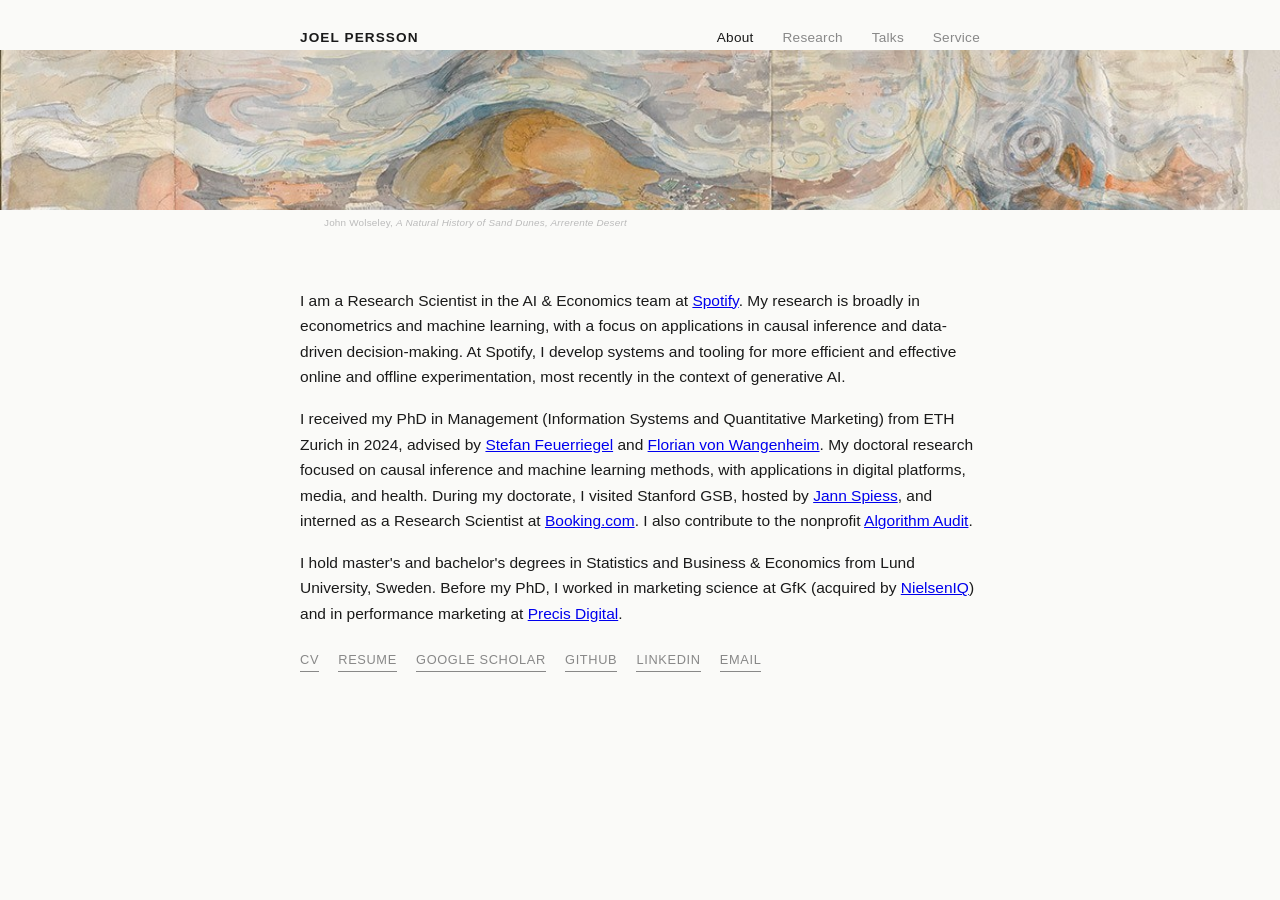
<file: index.html>
<!DOCTYPE html>
<html lang="en">
<head>
  <meta charset="UTF-8">
  <meta name="viewport" content="width=device-width, initial-scale=1.0">
  <meta name="description" content="Joel Persson — Research Scientist, AI & Economics, Spotify. joel-persson.com">
  <title>Joel Persson</title>
  <link rel="stylesheet" href="style.css">
</head>
<body>
<nav>
  <a class="name" href="index.html">Joel Persson</a>
  <ul>
    <li><a href="index.html" class="active">About</a></li>
    <li><a href="research.html">Research</a></li>
    <li><a href="talks.html">Talks</a></li>
    <li><a href="service.html">Service</a></li>
  </ul>
</nav>
<div class="banner">
  <img src="assets/banner.jpg" alt="A Natural History of Sand Dunes, Arrerente Desert — John Wolseley">
  <p class="banner-credit"><a href="https://www.johnwolseley.net/" target="_blank">John Wolseley</a>, <em>A Natural History of Sand Dunes, Arrerente Desert</em></p>
</div>
<main>
  <div class="bio">
    <p>I am a Research Scientist in the AI &amp; Economics team at <a href="https://research.atspotify.com/" target="_blank">Spotify</a>. My research is broadly in econometrics and machine learning, with a focus on applications in causal inference and data-driven decision-making. At Spotify, I develop systems and tooling for more efficient and effective online and offline experimentation, most recently in the context of generative AI. </p>
    <p>I received my PhD in Management (Information Systems and Quantitative Marketing) from ETH Zurich in 2024, advised by <a href="https://www.som.lmu.de/ai/en/institute/contact-page/stefan-feuerriegel-840c1071.html" target="_blank">Stefan Feuerriegel</a> and <a href="https://techmarketing.ethz.ch/team/group-head1/wangenheim.html" target="_blank">Florian von Wangenheim</a>. My doctoral research focused on causal inference and machine learning methods, with applications in digital platforms, media, and health. During my doctorate, I visited Stanford GSB, hosted by <a href="https://gsb-faculty.stanford.edu/jann-spiess/" target="_blank">Jann Spiess</a>, and interned as a Research Scientist at <a href="https://booking.ai/" target="_blank">Booking.com</a>. I also contribute to the nonprofit <a href="https://algorithmaudit.eu/" target="_blank">Algorithm Audit</a>.</p>
    <p>I hold master's and bachelor's degrees in Statistics and Business &amp; Economics from Lund University, Sweden. Before my PhD, I worked in marketing science at GfK (acquired by <a href="https://nielseniq.com/global/en/solutions/marketing-mix-modeling/" target="_blank">NielsenIQ</a>) and in performance marketing at <a href="https://www.precis.com" target="_blank">Precis Digital</a>.</p>    
  <div class="links">
      <a href="https://www.dropbox.com/scl/fi/jiswk25ye6fi95ywrh9qr/JP-full-CV.pdf?rlkey=budltqhcncz9rb9e4zv8j6j7p&st=817x9qua&dl=0" target="_blank">CV</a>
      <a href="https://www.dropbox.com/scl/fi/j51n5kyzzujkvltchb2ja/JP-resume.pdf?rlkey=5gv24vnjhgdpyar7adlqvdxx8&st=1zwry7hw&dl=0" target="_blank">Resume</a>
      <a href="https://scholar.google.com/citations?user=gzxWVgoAAAAJ&hl=en" target="_blank">Google Scholar</a>
      <a href="https://github.com/jopersson" target="_blank">GitHub</a>
      <a href="https://www.linkedin.com/in/joelpersson/" target="_blank">LinkedIn</a>
      <a href="mailto:joelpersson@spotify.com">Email</a>
    </div>
  </div>
</main>
</body>
</html>
</file>
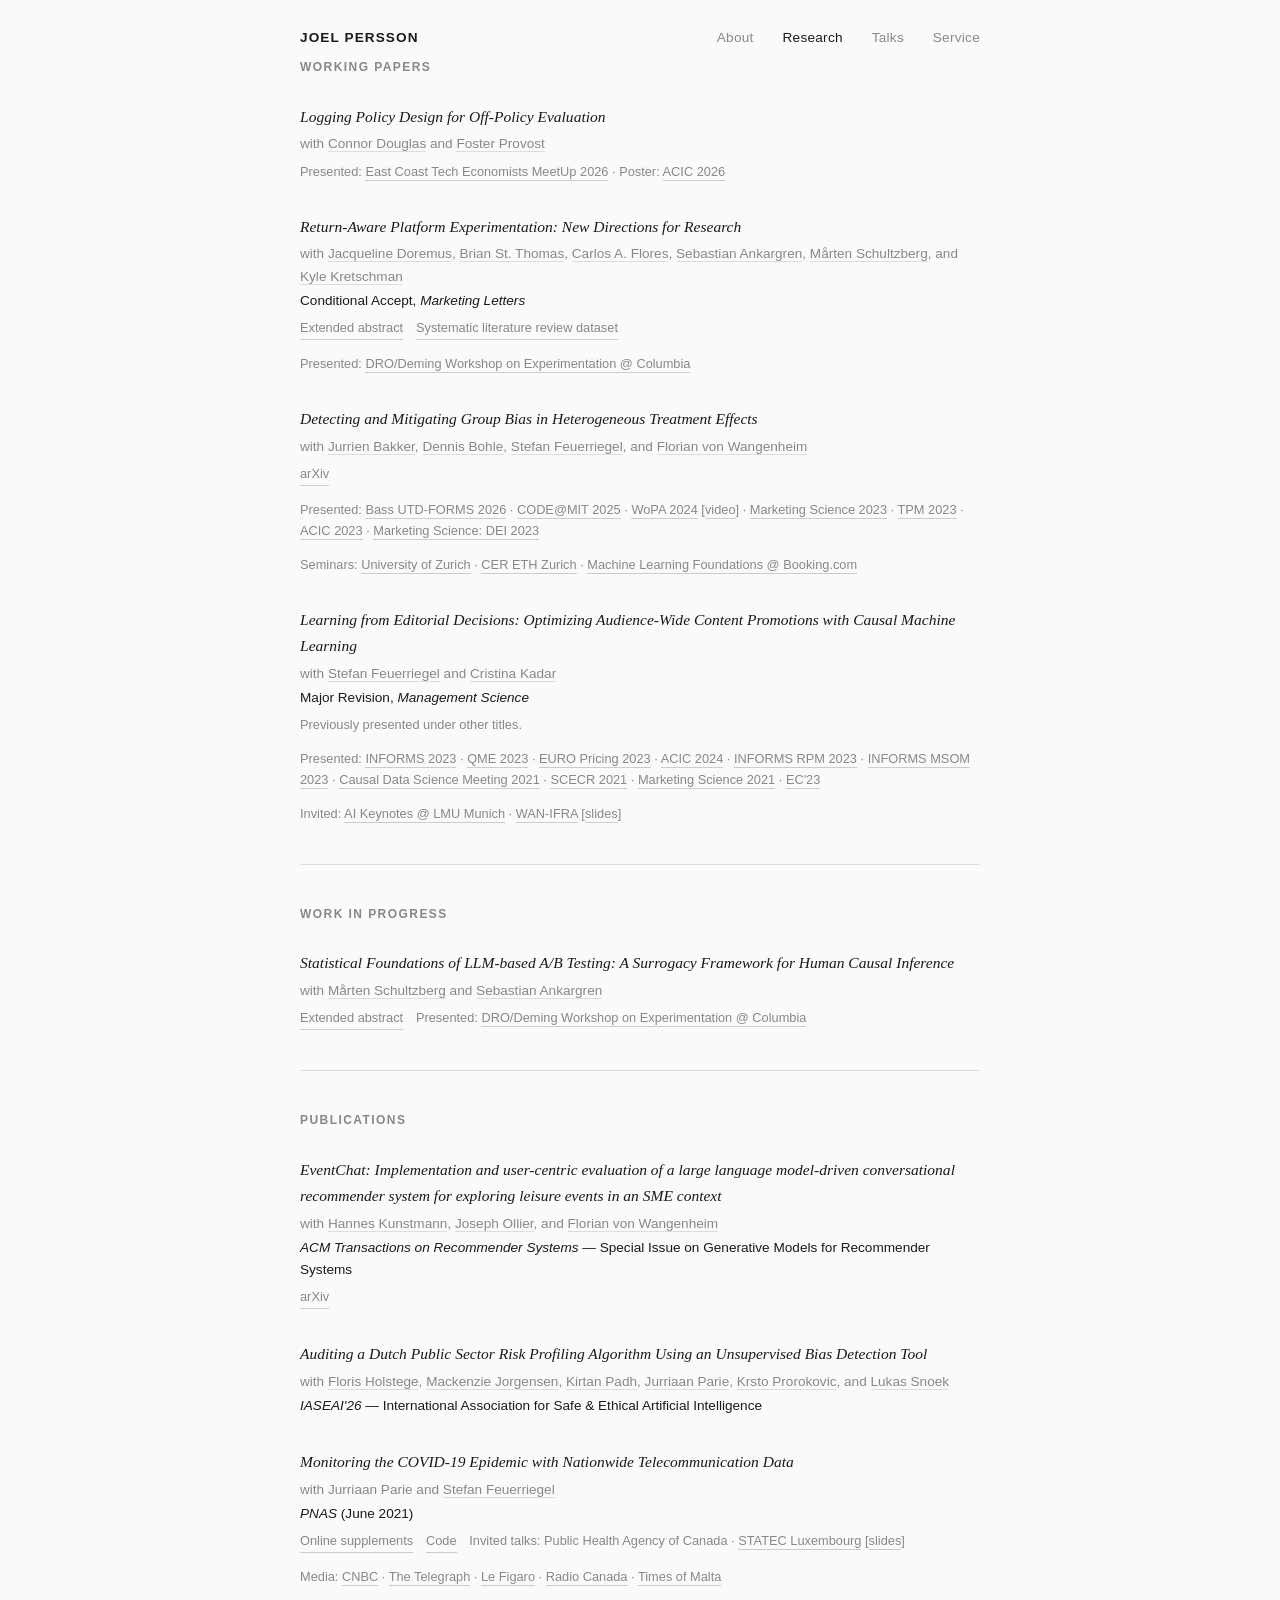
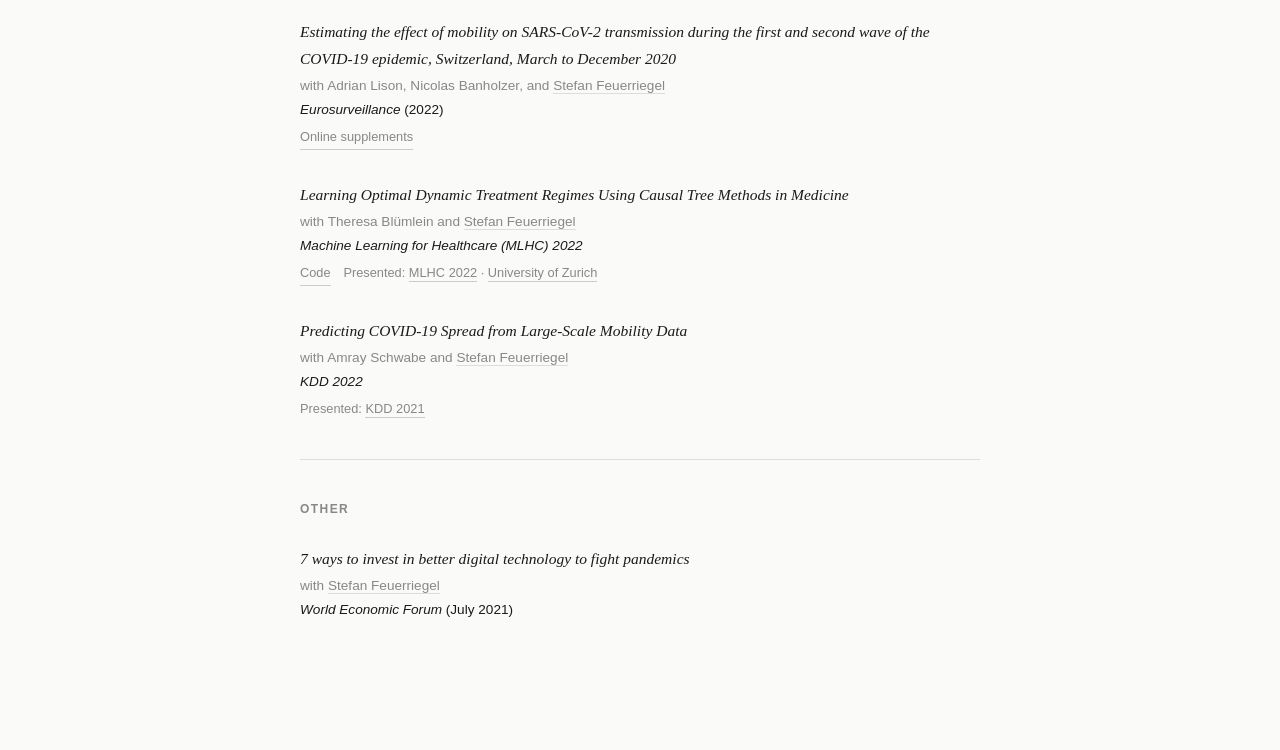
<file: research.html>
<!DOCTYPE html>
<html lang="en">
<head>
  <meta charset="UTF-8">
  <meta name="viewport" content="width=device-width, initial-scale=1.0">
  <title>Research — Joel Persson</title>
  <link rel="stylesheet" href="style.css">
</head>
<body>

<nav>
  <a class="name" href="index.html">Joel Persson</a>
  <ul>
    <li><a href="index.html">About</a></li>
    <li><a href="research.html" class="active">Research</a></li>
    <li><a href="talks.html">Talks</a></li>
    <li><a href="service.html">Service</a></li>

  </ul>
</nav>

<main>

  <h2>Working Papers</h2>

  <div class="paper">
    <a class="title" href="https://arxiv.org/abs/2605.15108" target="_blank">Logging Policy Design for Off-Policy Evaluation</a>
    <div class="authors">with <a href="https://connordouglas10.github.io/" target="_blank">Connor Douglas</a> and <a href="https://fosterprovost.com/" target="_blank">Foster Provost</a></div>
    <div class="extras">
      <span>Presented: <a href="https://www.nabe.com/NABE/NABE/Events/Event_Display.aspx?EventKey=TECHMTUP26" target="_blank">East Coast Tech Economists MeetUp 2026</a> · Poster: <a href="https://sci-info.org/2026-meeting-2/" target="_blank">ACIC 2026</a></span>
    </div>
  </div>

  <div class="paper">
    <a class="title" href="https://www.dropbox.com/scl/fi/s49pgr3kvfohefp9xlsh1/Return-Aware-Platform-Experimentation.pdf?rlkey=mta042f0oows8dwx28q25wtnv&st=tvkb7kpg&dl=0" target="_blank">Return-Aware Platform Experimentation: New Directions for Research</a>
    <div class="authors">with <a href="https://sites.google.com/site/jdoremus/Home" target="_blank">Jacqueline Doremus</a>, <a href="https://scholar.google.com/citations?user=8rEE0lEAAAAJ&hl=en" target="_blank">Brian St. Thomas</a>, <a href="https://sites.google.com/view/carlosaflores" target="_blank">Carlos A. Flores</a>, <a href="https://ankargren.github.io/" target="_blank">Sebastian Ankargren</a>, <a href="https://scholar.google.com/citations?user=NpRKpzQAAAAJ&hl=en" target="_blank">Mårten Schultzberg</a>, and <a href="https://www.linkedin.com/in/kyle-kretschman/" target="_blank">Kyle Kretschman</a></div>
    <div class="venue">Conditional Accept, <em>Marketing Letters</em></div>
    <div class="extras">
      <a href="https://www.dropbox.com/scl/fi/s49pgr3kvfohefp9xlsh1/Return-Aware-Platform-Experimentation.pdf?rlkey=mta042f0oows8dwx28q25wtnv&st=tvkb7kpg&dl=0" target="_blank">Extended abstract</a>
      <a href="https://github.com/jopersson/online-experimentation-literature-review/" target="_blank">Systematic literature review dataset</a>
      <span>Presented: <a href="https://groups.gsb.columbia.edu/dro/rsvp_boot?id=131062" target="_blank">DRO/Deming Workshop on Experimentation @ Columbia</a></span>
    </div>
  </div>

  <div class="paper">
    <a class="title" href="https://www.dropbox.com/scl/fi/y74fbn1xlcvwbraoq67zl/Detecting_and_Mitigating_Group_Bias_in_HTEs.pdf?rlkey=ezo85yphj1axoqsrklctow234&st=76bqdj83&dl=0" target="_blank">Detecting and Mitigating Group Bias in Heterogeneous Treatment Effects</a>
    <div class="authors">with <a href="https://www.linkedin.com/in/jurrien-bakker/" target="_blank">Jurrien Bakker</a>, <a href="https://www.linkedin.com/in/dennis-bohle-0a0774a5/" target="_blank">Dennis Bohle</a>, <a href="https://www.som.lmu.de/ai/en/institute/contact-page/stefan-feuerriegel-840c1071.html" target="_blank">Stefan Feuerriegel</a>, and <a href="https://techmarketing.ethz.ch/team/group-head1/wangenheim.html" target="_blank">Florian von Wangenheim</a></div>
    <div class="extras">
      <a href="https://arxiv.org/abs/2602.20383" target="_blank">arXiv</a>
      <span>Presented: <a href="https://jindal.utdallas.edu/20th-annual-bass-forms-conference/" target="_blank">Bass UTD-FORMS 2026</a> · <a href="https://ide.mit.edu/events/2025-conference-on-digital-experimentation-mit-codemit/" target="_blank">CODE@MIT 2025</a> · <a href="https://platformanalytics.org/" target="_blank">WoPA 2024</a> [<a href="https://www.youtube.com/watch?v=HTrzBQgIOCM" target="_blank">video</a>] · <a href="https://www.herbert.miami.edu/faculty-research/business-conferences/isms-marketing-science/" target="_blank">Marketing Science 2023</a> · <a href="https://theorypractice.org/submissions2023/" target="_blank">TPM 2023</a> · <a href="https://sci-info.org/annual-meeting/" target="_blank">ACIC 2023</a> · <a href="https://www.smu.edu/cox/DEI-Confer" target="_blank">Marketing Science: DEI 2023</a></span>
      <span>Seminars: <a href="https://www.business.uzh.ch/de/research/professorships/market-research/education/Curriculum/PhD-Seminars/phdmarketingresearch.html" target="_blank">University of Zurich</a> · <a href="https://cer.ethz.ch/research/CER_ILS.html" target="_blank">CER ETH Zurich</a> · <a href="https://booking.ai/" target="_blank">Machine Learning Foundations @ Booking.com</a></span>
    </div>
  </div>

  <div class="paper">
    <a class="title" href="https://papers.ssrn.com/sol3/papers.cfm?abstract_id=5476287" target="_blank">Learning from Editorial Decisions: Optimizing Audience-Wide Content Promotions with Causal Machine Learning</a>
    <div class="authors">with <a href="https://www.som.lmu.de/ai/en/institute/contact-page/stefan-feuerriegel-840c1071.html" target="_blank">Stefan Feuerriegel</a> and <a href="https://www.linkedin.com/in/cristina-k-46115117/" target="_blank">Cristina Kadar</a></div>
    <div class="venue">Major Revision, <em>Management Science</em></div>
    <div class="extras">
      <span>Previously presented under other titles.</span>
      <span>Presented: <a href="https://meetings.informs.org/wordpress/phoenix2023/" target="_blank">INFORMS 2023</a> · <a href="https://www.chicagobooth.edu/research/kilts/events/quantitative-marketing-and-economics-conference/qme-conference" target="_blank">QME 2023</a> · <a href="https://www.euro-prm.uzh.ch/en/EURO-2023.html" target="_blank">EURO Pricing 2023</a> · <a href="https://sci-info.org/wp-content/uploads/2024/05/2024-SCI-Abstract-Book.pdf" target="_blank">ACIC 2024</a> · <a href="https://www.imperial.ac.uk/business-school/events/informs-revenue-management-and-pricing-section-conference-2023/" target="_blank">INFORMS RPM 2023</a> · <a href="https://www.mcgill.ca/msom2023/" target="_blank">INFORMS MSOM 2023</a> · <a href="https://www.causalscience.org/" target="_blank">Causal Data Science Meeting 2021</a> · <a href="https://web.archive.org/web/20210507002747/http://www.scecr.org/about/" target="_blank">SCECR 2021</a> · <a href="https://www.informs.org/Meetings-Conferences/INFORMS-Conference-Calendar/2021-INFORMS-Marketing-Science-Virtual-Conference" target="_blank">Marketing Science 2021</a> · <a href="https://ec23.sigecom.org/" target="_blank">EC'23</a></span>
      <span>Invited: <a href="https://www.ai.bwl.uni-muenchen.de/keynotes/keynotes_winter_2021_2022/index.html" target="_blank">AI Keynotes @ LMU Munich</a> · <a href="https://wan-ifra.org/events/using-causal-ml-to-select-articles-for-promotion-on-the-homepage-and-optimise-article-performance/" target="_blank">WAN-IFRA</a> [<a href="https://wan-ifra.org/events/using-causal-ml-to-select-articles-for-promotion-on-the-homepage-and-optimise-article-performance/?pagetype=media" target="_blank">slides</a>]</span>
    </div>
  </div>

  <hr>

  <h2>Work in Progress</h2>

  <div class="paper">
    <span class="title">Statistical Foundations of LLM-based A/B Testing: A Surrogacy Framework for Human Causal Inference</span>
    <div class="authors">with <a href="https://scholar.google.com/citations?user=NpRKpzQAAAAJ&hl=en" target="_blank">Mårten Schultzberg</a> and <a href="https://ankargren.github.io/" target="_blank">Sebastian Ankargren</a></div>
    <div class="extras">
      <a href="https://www.dropbox.com/scl/fi/3oatoj7vcxcdkc57dmgvr/Statistical-Foundations-of-LLM-based-AB-Testing.pdf?rlkey=nnx32edg0jvct63rjirtn2cw3&st=qot5w0h3&dl=0" target="_blank">Extended abstract</a>
      <span>Presented: <a href="https://groups.gsb.columbia.edu/dro/rsvp_boot?id=131062" target="_blank">DRO/Deming Workshop on Experimentation @ Columbia</a></span>
    </div>
  </div>

  <hr>

  <h2>Publications</h2>

  <div class="paper">
    <a class="title" href="https://dl.acm.org/doi/10.1145/3803546" target="_blank">EventChat: Implementation and user-centric evaluation of a large language model-driven conversational recommender system for exploring leisure events in an SME context</a>
    <div class="authors">with <a href="https://www.linkedin.com/in/hannes-kunstmann-679377197/?originalSubdomain=ch" target="_blank">Hannes Kunstmann</a>, <a href="https://scholar.google.com/citations?user=jek34XoAAAAJ&hl=en" target="_blank">Joseph Ollier</a>, and <a href="https://techmarketing.ethz.ch/team/group-head1/wangenheim.html" target="_blank">Florian von Wangenheim</a></div>
    <div class="venue"><em>ACM Transactions on Recommender Systems</em> — Special Issue on Generative Models for Recommender Systems</div>
    <div class="extras">
      <a href="https://arxiv.org/abs/2407.04472" target="_blank">arXiv</a>
    </div>
  </div>

  <div class="paper">
    <a class="title" href="https://arxiv.org/abs/2502.01713" target="_blank">Auditing a Dutch Public Sector Risk Profiling Algorithm Using an Unsupervised Bias Detection Tool</a>
    <div class="authors">with <a href="https://scholar.google.com/citations?user=XPNAT4MAAAAJ&hl=en" target="_blank">Floris Holstege</a>, <a href="https://mjorgen1.github.io/" target="_blank">Mackenzie Jorgensen</a>, <a href="https://kirtan.netlify.app/" target="_blank">Kirtan Padh</a>, <a href="https://jfparie.github.io/" target="_blank">Jurriaan Parie</a>, <a href="https://github.com/krstopro" target="_blank">Krsto Prorokovic</a>, and <a href="https://lukas-snoek.com/" target="_blank">Lukas Snoek</a></div>
    <div class="venue"><em>IASEAI'26</em> — International Association for Safe &amp; Ethical Artificial Intelligence</div>
  </div>

  <div class="paper">
    <a class="title" href="https://www.pnas.org/doi/10.1073/pnas.2100664118" target="_blank">Monitoring the COVID-19 Epidemic with Nationwide Telecommunication Data</a>
    <div class="authors">with Jurriaan Parie and <a href="https://www.som.lmu.de/ai/en/institute/contact-page/stefan-feuerriegel-840c1071.html" target="_blank">Stefan Feuerriegel</a></div>
    <div class="venue"><em>PNAS</em> (June 2021)</div>
    <div class="extras">
      <a href="https://www.dropbox.com/s/pkyuphzyviiiq5u/pnas.2100664118.sapp%20%281%29.pdf?dl=0" target="_blank">Online supplements</a>
      <a href="https://github.com/jopersson/covid19-mobility" target="_blank">Code</a>
      <span>Invited talks: Public Health Agency of Canada · <a href="https://statistiques.public.lu/en/statistique-publique/statec.html" target="_blank">STATEC Luxembourg</a> [<a href="https://www.dropbox.com/scl/fi/0edoq8lhmoobzuzh7zh5t/STATEC_26-01-2021.pdf?rlkey=zdn18c0jl5e31osmjfictn7g7&dl=0" target="_blank">slides</a>]</span>
      <span>Media: <a href="https://www.cnbc.com/2021/01/13/coronavirus-children-and-schools-a-guide-on-what-we-know-so-far.html" target="_blank">CNBC</a> · <a href="https://www.telegraph.co.uk/global-health/science-and-disease/coronavirus-news-uk-cases-deaths-nhs-hospitals-lockdown-vaccine/" target="_blank">The Telegraph</a> · <a href="https://www.lefigaro.fr/flash-actu/une-etude-suisse-demontre-l-efficacite-de-la-fermeture-des-ecoles-pour-lutter-contre-le-covid-19-20210110" target="_blank">Le Figaro</a> · <a href="https://ici.radio-canada.ca/nouvelle/1762097/fermeture-ecoles-suisse-etude-covid-19" target="_blank">Radio Canada</a> · <a href="https://timesofmalta.com/articles/view/swiss-school-closures-cut-covid-19-spread-study.844032" target="_blank">Times of Malta</a></span>
    </div>
  </div>

  <div class="paper">
    <a class="title" href="https://www.eurosurveillance.org/content/10.2807/1560-7917.ES.2022.27.10.2100374" target="_blank">Estimating the effect of mobility on SARS-CoV-2 transmission during the first and second wave of the COVID-19 epidemic, Switzerland, March to December 2020</a>
    <div class="authors">with Adrian Lison, Nicolas Banholzer, and <a href="https://www.som.lmu.de/ai/en/institute/contact-page/stefan-feuerriegel-840c1071.html" target="_blank">Stefan Feuerriegel</a></div>
    <div class="venue"><em>Eurosurveillance</em> (2022)</div>
    <div class="extras">
      <a href="https://www.dropbox.com/s/5ppfmgzz49d9ost/21-00374_LISON_supplement.pdf?dl=0" target="_blank">Online supplements</a>
    </div>
  </div>

  <div class="paper">
    <a class="title" href="https://static1.squarespace.com/static/59d5ac1780bd5ef9c396eda6/t/62e975b7f5aea328e3e0aa09/1659467192866/34+DTR_MLHC_2022_camera-ready.pdf" target="_blank">Learning Optimal Dynamic Treatment Regimes Using Causal Tree Methods in Medicine</a>
    <div class="authors">with Theresa Blümlein and <a href="https://www.som.lmu.de/ai/en/institute/contact-page/stefan-feuerriegel-840c1071.html" target="_blank">Stefan Feuerriegel</a></div>
    <div class="venue"><em>Machine Learning for Healthcare (MLHC) 2022</em></div>
    <div class="extras">
      <a href="https://github.com/jopersson/CausalTreeDTR" target="_blank">Code</a>
      <span>Presented: <a href="https://www.mlforhc.org/2022-conference" target="_blank">MLHC 2022</a> · <a href="https://krauthammerlab.ch/" target="_blank">University of Zurich</a></span>
    </div>
  </div>

  <div class="paper">
    <a class="title" href="https://arxiv.org/pdf/2106.00356.pdf" target="_blank">Predicting COVID-19 Spread from Large-Scale Mobility Data</a>
    <div class="authors">with Amray Schwabe and <a href="https://www.som.lmu.de/ai/en/institute/contact-page/stefan-feuerriegel-840c1071.html" target="_blank">Stefan Feuerriegel</a></div>
    <div class="venue"><em>KDD 2022</em></div>
    <div class="extras">
      <span>Presented: <a href="https://dl.acm.org/doi/abs/10.1145/3447548.3467157" target="_blank">KDD 2021</a></span>
    </div>
  </div>

  <hr>

  <h2>Other</h2>

  <div class="paper">
    <a class="title" href="https://www.weforum.org/agenda/2021/07/covid-19-digital-technology-next-pandemic/" target="_blank">7 ways to invest in better digital technology to fight pandemics</a>
    <div class="authors">with <a href="https://www.som.lmu.de/ai/en/institute/contact-page/stefan-feuerriegel-840c1071.html" target="_blank">Stefan Feuerriegel</a></div>
    <div class="venue"><em>World Economic Forum</em> (July 2021)</div>
  </div>

</main>

</body>
</html>
</file>
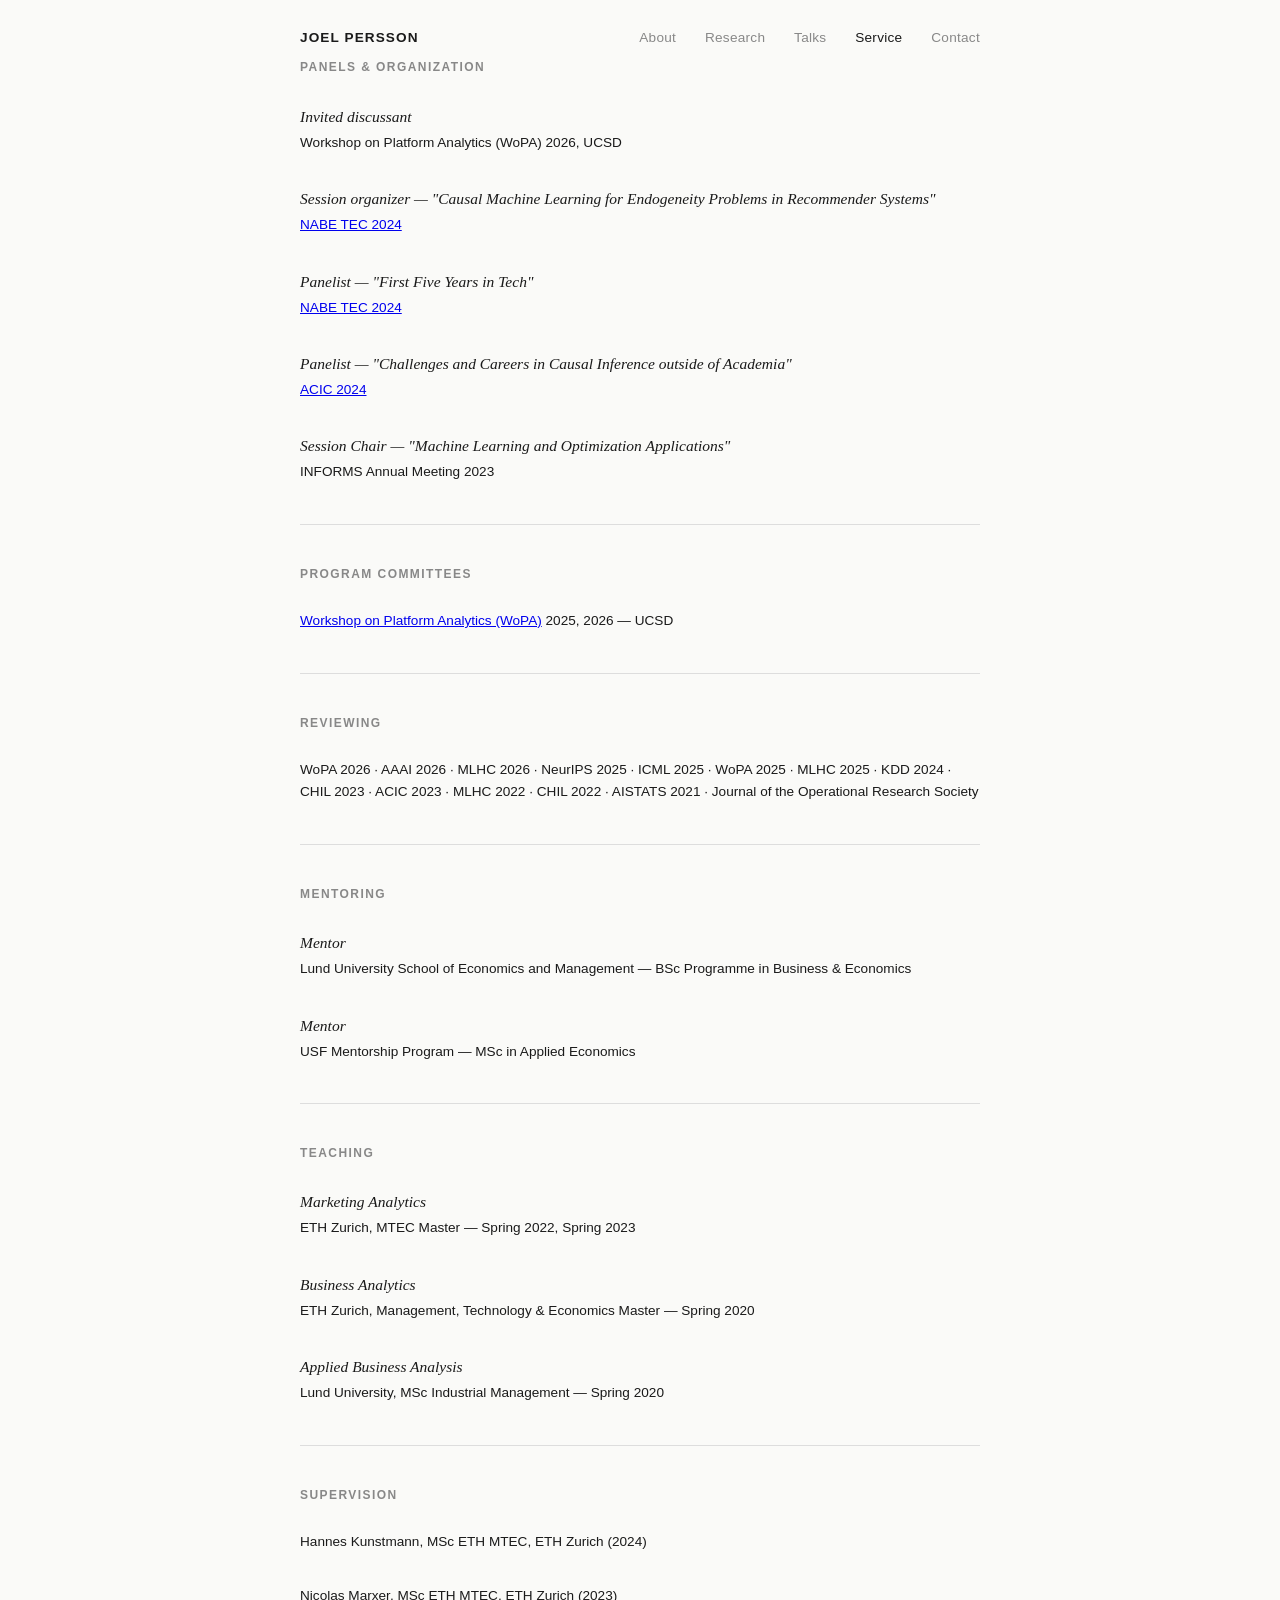
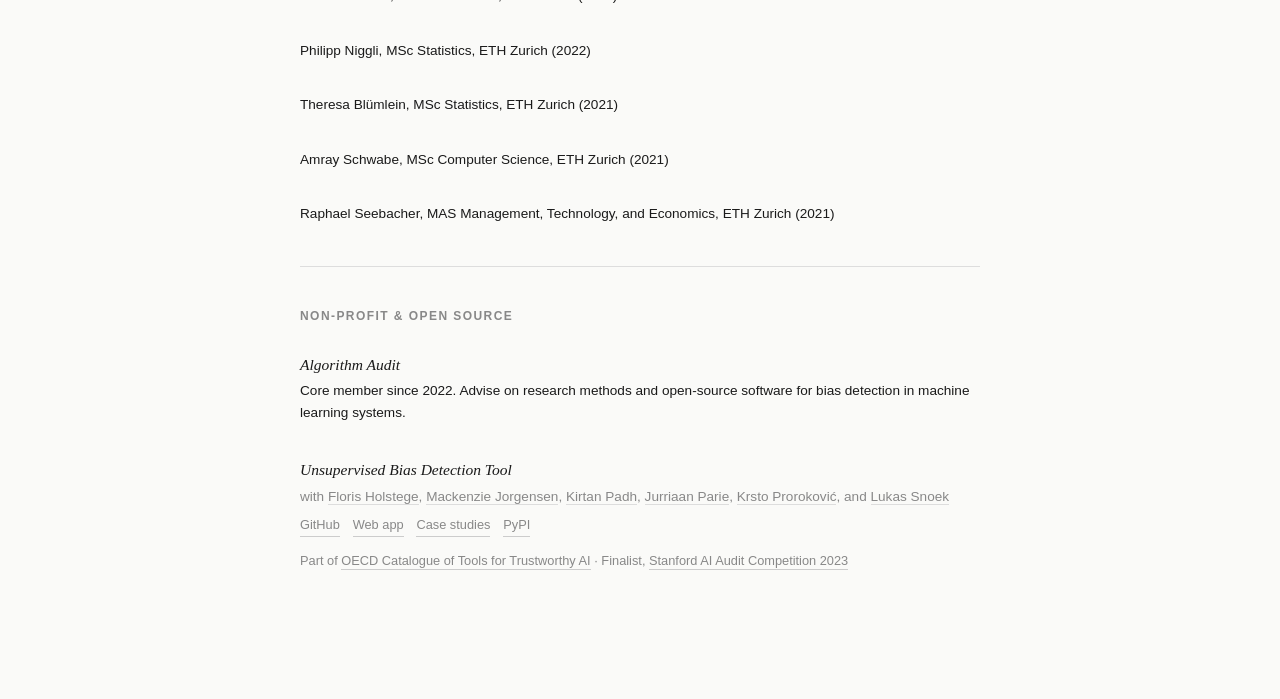
<file: service.html>
<!DOCTYPE html>
<html lang="en">
<head>
  <meta charset="UTF-8">
  <meta name="viewport" content="width=device-width, initial-scale=1.0">
  <title>Service — Joel Persson</title>
  <link rel="stylesheet" href="style.css">
</head>
<body>

<nav>
  <a class="name" href="index.html">Joel Persson</a>
  <ul>
    <li><a href="index.html">About</a></li>
    <li><a href="research.html">Research</a></li>
    <li><a href="talks.html">Talks</a></li>
    <li><a href="service.html" class="active">Service</a></li>
    <li><a href="mailto:joelpersson@spotify.com">Contact</a></li>
  </ul>
</nav>

<main>

  <h2>Panels &amp; Organization</h2>

  <div class="paper">
    <span class="title">Invited discussant</span>
    <div class="venue">Workshop on Platform Analytics (WoPA) 2026, UCSD</div>
  </div>

  <div class="paper">
    <span class="title">Session organizer — "Causal Machine Learning for Endogeneity Problems in Recommender Systems"</span>
    <div class="venue"><a href="https://www.nabe.com/tec2024" target="_blank">NABE TEC 2024</a></div>
  </div>

  <div class="paper">
    <span class="title">Panelist — "First Five Years in Tech"</span>
    <div class="venue"><a href="https://www.nabe.com/tec2024" target="_blank">NABE TEC 2024</a></div>
  </div>

  <div class="paper">
    <span class="title">Panelist — "Challenges and Careers in Causal Inference outside of Academia"</span>
    <div class="venue"><a href="https://sci-info.org/annual-meeting/" target="_blank">ACIC 2024</a></div>
  </div>

  <div class="paper">
    <span class="title">Session Chair — "Machine Learning and Optimization Applications"</span>
    <div class="venue">INFORMS Annual Meeting 2023</div>
  </div>

  <hr>

  <h2>Program Committees</h2>

  <div class="paper">
    <div class="venue"><a href="https://platformanalytics.org" target="_blank">Workshop on Platform Analytics (WoPA)</a> 2025, 2026 — UCSD</div>
  </div>

  <hr>

  <h2>Reviewing</h2>

  <div class="paper">
    <div class="venue">WoPA 2026 · AAAI 2026 · MLHC 2026 · NeurIPS 2025 · ICML 2025 · WoPA 2025 · MLHC 2025 · KDD 2024 · CHIL 2023 · ACIC 2023 · MLHC 2022 · CHIL 2022 · AISTATS 2021 · Journal of the Operational Research Society</div>
  </div>

  <hr>

  <h2>Mentoring</h2>

  <div class="paper">
    <span class="title">Mentor</span>
    <div class="venue">Lund University School of Economics and Management — BSc Programme in Business &amp; Economics</div>
  </div>

  <div class="paper">
    <span class="title">Mentor</span>
    <div class="venue">USF Mentorship Program — MSc in Applied Economics</div>
  </div>

  <hr>

  <h2>Teaching</h2>

  <div class="paper">
    <span class="title">Marketing Analytics</span>
    <div class="venue">ETH Zurich, MTEC Master — Spring 2022, Spring 2023</div>
  </div>

  <div class="paper">
    <span class="title">Business Analytics</span>
    <div class="venue">ETH Zurich, Management, Technology &amp; Economics Master — Spring 2020</div>
  </div>

  <div class="paper">
    <span class="title">Applied Business Analysis</span>
    <div class="venue">Lund University, MSc Industrial Management — Spring 2020</div>
  </div>

  <hr>

  <h2>Supervision</h2>

  <div class="paper">
    <div class="venue">Hannes Kunstmann, MSc ETH MTEC, ETH Zurich (2024)</div>
  </div>
  <div class="paper">
    <div class="venue">Nicolas Marxer, MSc ETH MTEC, ETH Zurich (2023)</div>
  </div>
  <div class="paper">
    <div class="venue">Philipp Niggli, MSc Statistics, ETH Zurich (2022)</div>
  </div>
  <div class="paper">
    <div class="venue">Theresa Blümlein, MSc Statistics, ETH Zurich (2021)</div>
  </div>
  <div class="paper">
    <div class="venue">Amray Schwabe, MSc Computer Science, ETH Zurich (2021)</div>
  </div>
  <div class="paper">
    <div class="venue">Raphael Seebacher, MAS Management, Technology, and Economics, ETH Zurich (2021)</div>
  </div>

  <hr>

  <h2>Non-profit &amp; Open Source</h2>

  <div class="paper">
    <a class="title" href="https://algorithmaudit.eu/" target="_blank">Algorithm Audit</a>
    <div class="venue">Core member since 2022. Advise on research methods and open-source software for bias detection in machine learning systems.</div>
  </div>

  <div class="paper">
    <a class="title" href="https://github.com/NGO-Algorithm-Audit/unsupervised-bias-detection/tree/master" target="_blank">Unsupervised Bias Detection Tool</a>
    <div class="authors">with <a href="https://github.com/fholstege" target="_blank">Floris Holstege</a>, <a href="https://github.com/mjorgen1" target="_blank">Mackenzie Jorgensen</a>, <a href="https://github.com/kirtanp" target="_blank">Kirtan Padh</a>, <a href="https://github.com/jfparie" target="_blank">Jurriaan Parie</a>, <a href="https://github.com/krstopro" target="_blank">Krsto Proroković</a>, and <a href="https://lukas-snoek.com/" target="_blank">Lukas Snoek</a></div>
    <div class="extras">
      <a href="https://github.com/NGO-Algorithm-Audit/unsupervised-bias-detection/tree/master" target="_blank">GitHub</a>
      <a href="https://algorithmaudit.eu/technical-tools/bdt/#web-app" target="_blank">Web app</a>
      <a href="https://algorithmaudit.eu/algoprudence/" target="_blank">Case studies</a>
      <a href="https://pypi.org/project/unsupervised-bias-detection/" target="_blank">PyPI</a>
      <span>Part of <a href="https://oecd.ai/en/catalogue/tools/unsupervised-bias-detection-tool" target="_blank">OECD Catalogue of Tools for Trustworthy AI</a> · Finalist, <a href="https://hai.stanford.edu/ai-audit-challenge-2023-finalists" target="_blank">Stanford AI Audit Competition 2023</a></span>
    </div>
  </div>

</main>
</body>
</html>
</file>
<file: style.css>
*, *::before, *::after { box-sizing: border-box; margin: 0; padding: 0; }

:root {
  --text: #1a1a1a;
  --muted: #888;
  --bg: #fafaf8;
  --max: 680px;
  --serif: 'Georgia', serif;
  --sans: 'Helvetica Neue', Helvetica, Arial, sans-serif;
}

body {
  background: var(--bg);
  color: var(--text);
  font-family: var(--sans);
  font-size: 16px;
  line-height: 1.65;
  padding: 0 1.5rem;
}

nav {
  max-width: var(--max);
  margin: 0 auto;
  padding: 1.5rem 0 0.5rem;
  display: flex;
  justify-content: space-between;
  align-items: baseline;
}

nav .name {
  font-size: 0.85rem;
  font-weight: 600;
  letter-spacing: 0.08em;
  text-transform: uppercase;
  text-decoration: none;
  color: var(--text);
}

nav ul {
  list-style: none;
  display: flex;
  gap: 1.8rem;
}

nav ul a {
  font-size: 0.85rem;
  color: var(--muted);
  text-decoration: none;
  letter-spacing: 0.02em;
  transition: color 0.15s;
}

nav ul a:hover, nav ul a.active { color: var(--text); }

.banner { width: calc(100% + 3rem); margin-left: -1.5rem; margin-top: -0.5rem; }
.banner img { width: 100%; height: 160px; object-fit: cover; object-position: center 35%; display: block; }
.banner-credit { max-width: var(--max); margin: 0.3rem auto 0; padding: 0 1.5rem; font-size: 0.62rem; color: #bbb; text-align: left; letter-spacing: 0.02em; }
.banner-credit a { color: #bbb; text-decoration: none; }
.banner-credit em { font-style: italic; }


main {
  max-width: var(--max);
  margin: 0 auto;
  padding-bottom: 6rem;
}

.bio {
  margin-top: 3.5rem;
  margin-bottom: 3.5rem;
}

.bio p { margin-bottom: 1rem; font-size: 0.97rem; }
.bio p:last-child { margin-bottom: 0; }

.links {
  display: flex;
  gap: 1.2rem;
  margin-top: 1.4rem;
  flex-wrap: wrap;
}

.links a {
  font-size: 0.8rem;
  letter-spacing: 0.05em;
  text-transform: uppercase;
  color: var(--muted);
  text-decoration: none;
  border-bottom: 1px solid currentColor;
  padding-bottom: 1px;
  transition: color 0.15s;
}

.links a:hover { color: var(--text); }

hr {
  border: none;
  border-top: 1px solid #ddd;
  margin: 2.5rem 0;
}

h2 {
  font-family: var(--sans);
  font-size: 0.75rem;
  font-weight: 600;
  letter-spacing: 0.12em;
  text-transform: uppercase;
  color: var(--muted);
  margin-bottom: 1.6rem;
}

.paper { margin-bottom: 2rem; }

.paper .title {
  font-family: var(--serif);
  font-size: 0.97rem;
  color: var(--text);
  text-decoration: none;
  font-style: italic;
}

.paper .title:hover { text-decoration: underline; }

.paper .authors {
  font-size: 0.85rem;
  color: var(--muted);
  margin-top: 0.2rem;
}

.paper .authors a {
  color: var(--muted);
  text-decoration: none;
  border-bottom: 1px solid #ddd;
  transition: color 0.15s;
}

.paper .authors a:hover { color: var(--text); }

.paper .venue {
  font-size: 0.85rem;
  color: var(--text);
  margin-top: 0.1rem;
}

.paper .extras {
  font-size: 0.8rem;
  color: var(--muted);
  margin-top: 0.3rem;
  display: flex;
  gap: 0.8rem;
  flex-wrap: wrap;
}

.paper .extras a {
  color: var(--muted);
  text-decoration: none;
  border-bottom: 1px solid #ccc;
  padding-bottom: 1px;
  transition: color 0.15s;
}

.paper .extras a:hover { color: var(--text); }

.news-item {
  display: grid;
  grid-template-columns: 80px 1fr;
  gap: 1rem;
  margin-bottom: 0.7rem;
  font-size: 0.88rem;
}

.news-item .date { color: var(--muted); }

@media (max-width: 520px) {
  .home-grid { grid-template-columns: 1fr; }
  .home-grid img { width: 100px; height: 120px; }
  nav { flex-direction: column; gap: 1rem; }
  .banner { width: calc(100% + 3rem); }
}
</file>
